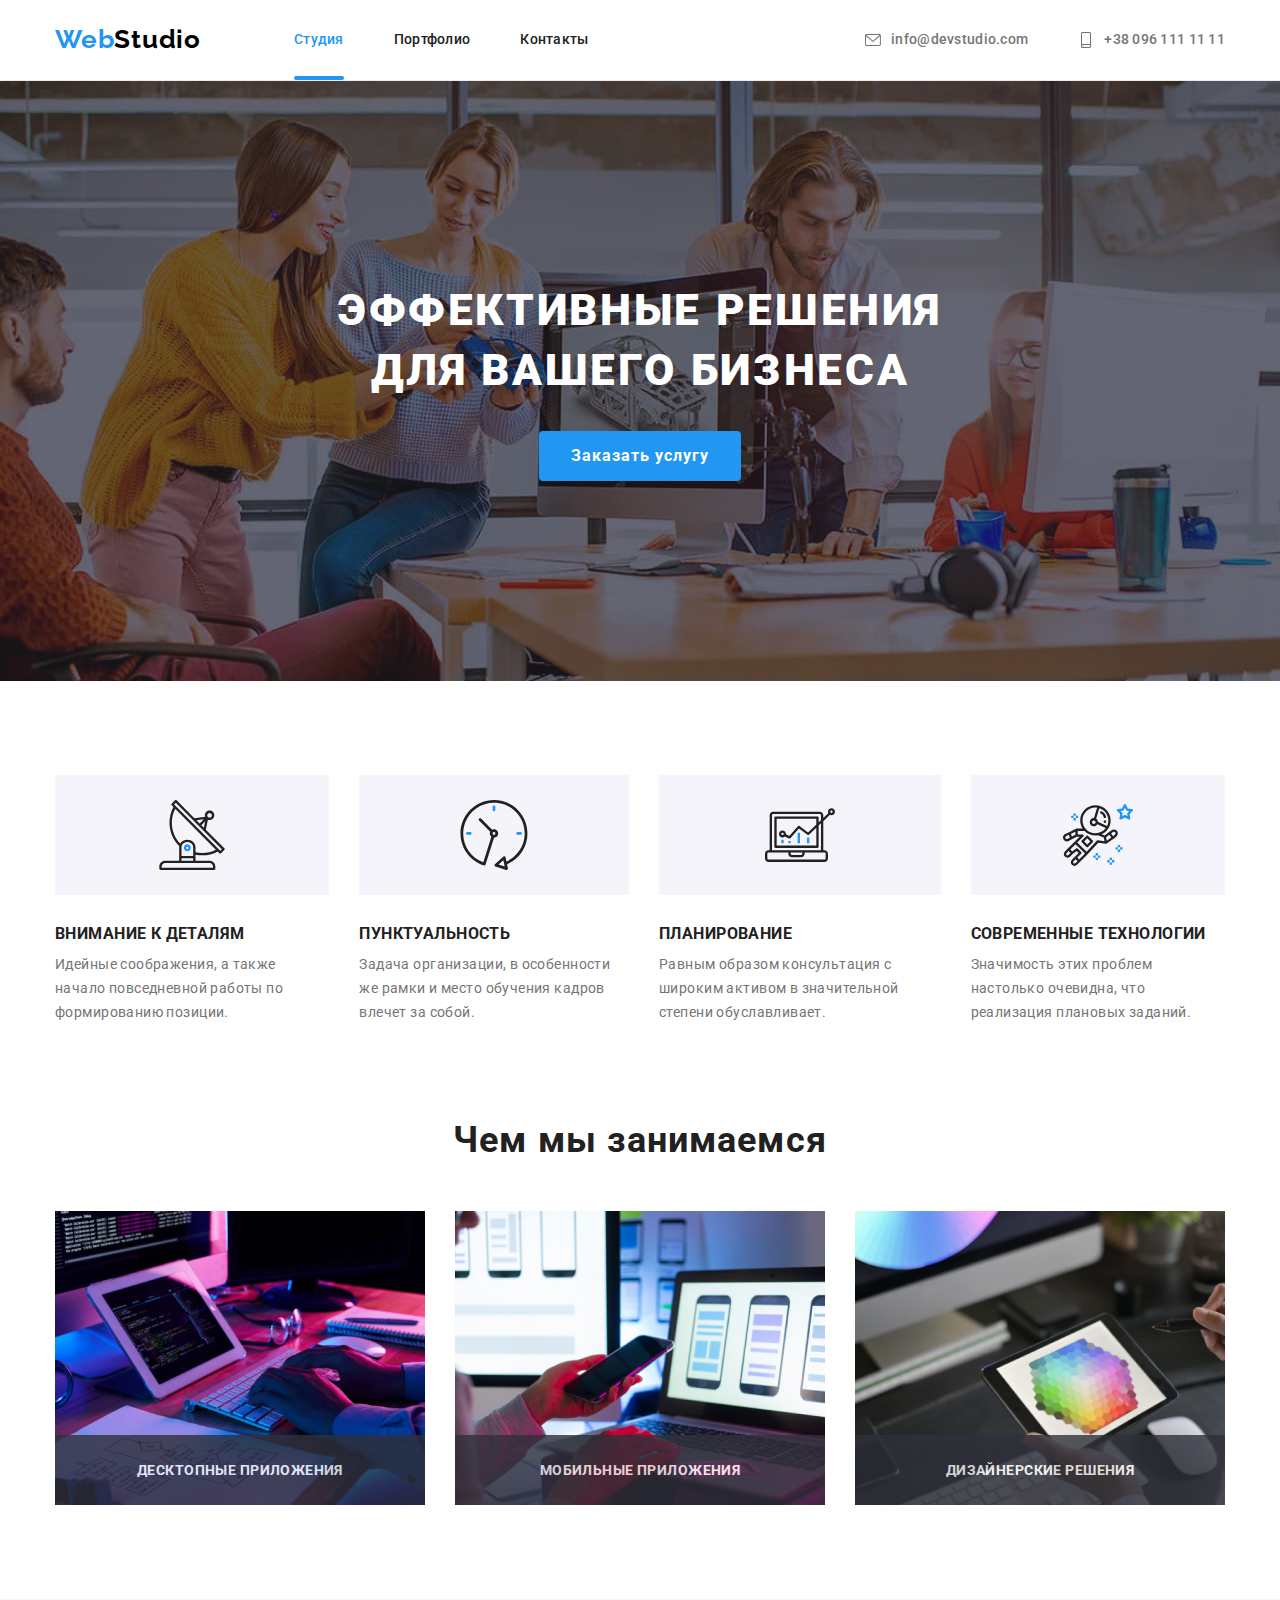
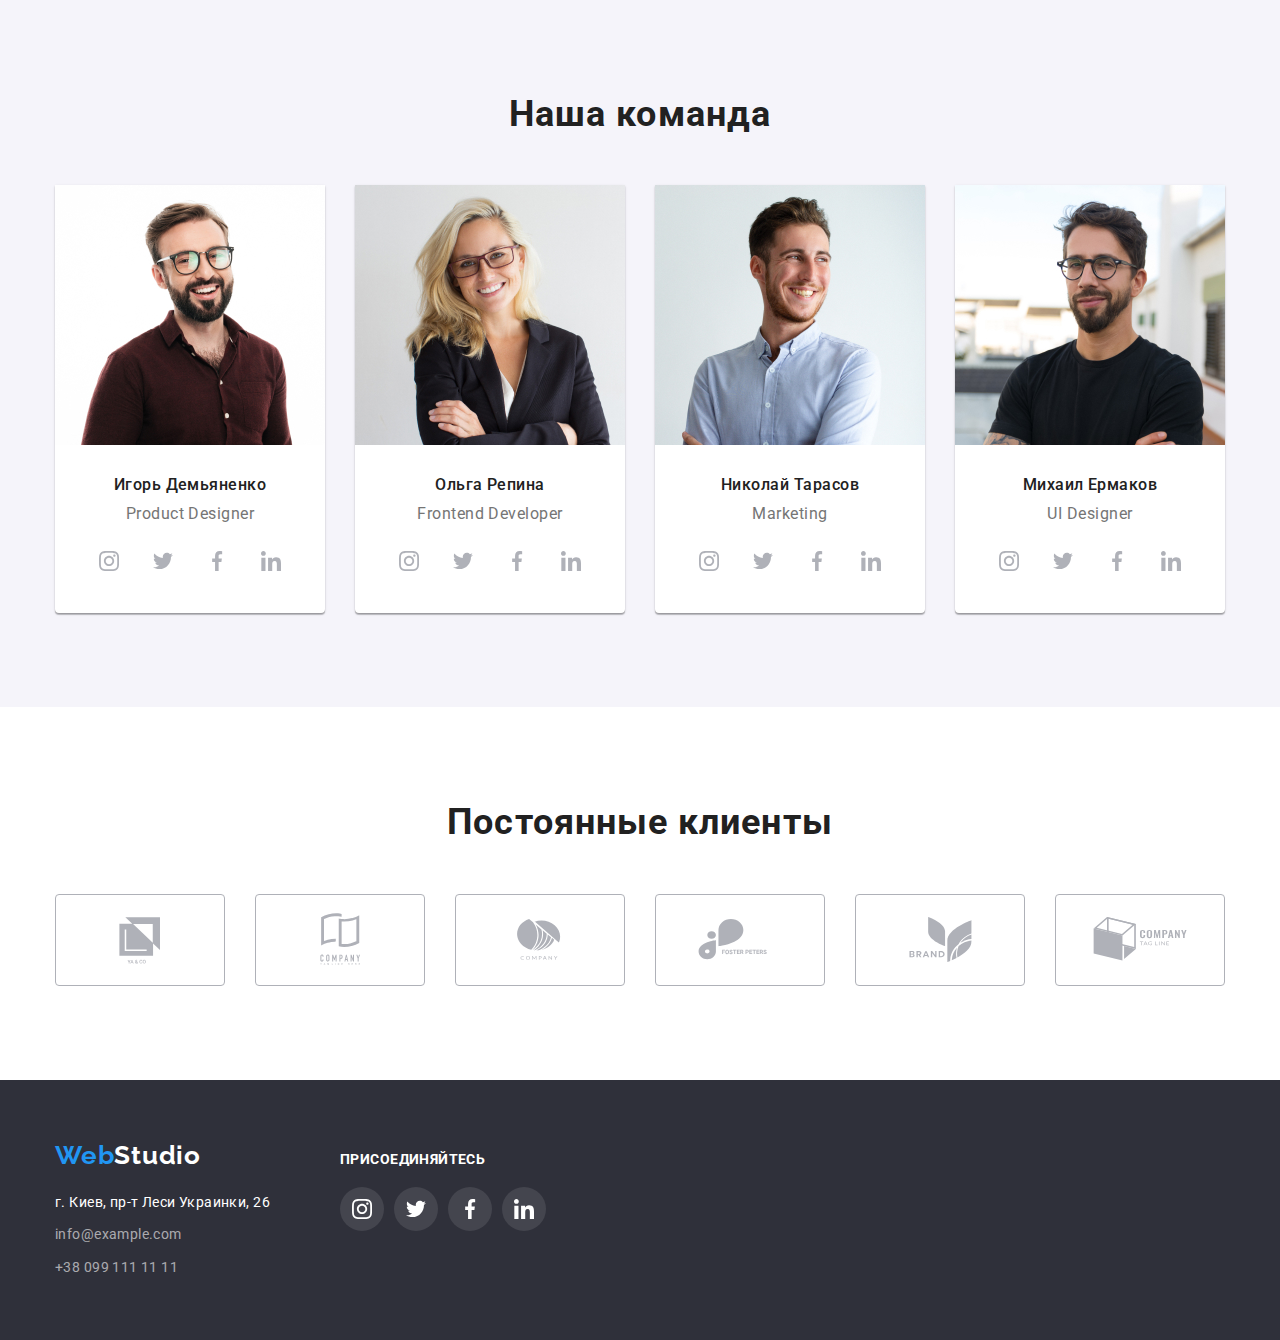
<file: index.html>
<!DOCTYPE html>
<html lang="en">
<head>
    <meta charset="UTF-8">
    <meta http-equiv="X-UA-Compatible" content="IE=edge">
    <meta name="viewport" content="width=device-width, initial-scale=1.0">
    <title>Document</title>
    <link rel="preconnect" href="https://fonts.googleapis.com">
    <link rel="preconnect" href="https://fonts.gstatic.com" crossorigin>
    <link rel="preconnect" href="https://fonts.gstatic.com" crossorigin><link href="https://fonts.googleapis.com/css2?family=Raleway:wght@700&family=Roboto:wght@400;500;700;900&display=swap" rel="stylesheet">
    <link rel="stylesheet" href="https://cdnjs.cloudflare.com/ajax/libs/modern-normalize/1.1.0/modern-normalize.min.css">
    <link rel="stylesheet" href="./css/style.css">
</head>
<body>
   
    
    <!-- Шапка сайта -->
        <header class="header">
            <div class="nav container">
                <nav>
                    <a href="./" class="logo logo-container">Web<span class="logo-black">Studio</span></a>
                
            
                <ul class="navi list">
                    <li class="item"><a href="./index.html" class="navi-link active">Студия</a></li>
                    <li class="item"><a href="./portfolio.html" class="navi-link">Портфолио</a></li>
                    <li class="item"><a href="" class="navi-link">Контакты</a></li>
                </ul>
            </nav>
                <ul class="contakts list">
                    <li class="item">
                        <a href="" class="contakts-link list"> 
                        <svg class="contakts-link-icon envelope"><use href="./images/symbol-defs.svg#envelope"></use></svg> info@devstudio.com</a>
                    </li>
                    <lI class="item">
                        <a href="" class="contakts-link list">
                            <svg class="contakts-link-icon smartphone"><use href="./images/symbol-defs.svg#smartphone"></use></svg>
                             +38 096 111 11 11</a>
                        </lI>
                </ul>
               
            </div>
    </header>
<main>

    <!-- Картинка з кнопкой -->
<section class="hero">
    <div class="container">
        <h1 class="hero-title">Эффективные решения для вашего бизнеса</h1>
    <button title="button" class="hero-button" data-modal-open>Заказать услугу</button>
    </div>
</section>

<!--  Токо текст -->
<section class="section">
<div class="container">
    <h2 class="section-title invisible">Особености</h2>
    <ul class="feature list">
        <li class="feature-item">
            <div class="feature-block"><svg class="feature-block-pictures"><use href="./images/symbol-defs.svg#antenna"></use></svg></div>
            <h3 class="feature-title">Внимание к деталям</h3>
            <p class="feature-tekst">Идейные соображения, а также начало повседневной работы по формированию позиции.</p>
        </li>
        <li class="feature-item">
            <div class="feature-block"><svg class="feature-block-pictures"><use href="./images/symbol-defs.svg#clock"></use></svg></div>
            <h3 class="feature-title">Пунктуальность</h3>
            <p class="feature-tekst">Задача организации, в особенности же рамки и место обучения кадров влечет за собой.</p>
        </li>
        <li class="feature-item">
            <div class="feature-block"><svg class="feature-block-pictures"><use href="./images/symbol-defs.svg#diagram"></use></svg></div>
            <h3 class="feature-title">Планирование</h3>
            <p class="feature-tekst">Равным образом консультация с широким активом в значительной степени обуславливает.</p>
        </li>
        <li class="feature-item">
            <div class="feature-block"><svg class="feature-block-pictures"><use href="./images/symbol-defs.svg#astronaut"></use></svg></div>
            <h3 class="feature-title">Современные технологии</h3>
            <p class="feature-tekst">Значимость этих проблем настолько очевидна, что реализация плановых заданий.</p>
        </li>
    </ul>
</div>

</section>
<!-- Заголовок і фотки -->
<section class="section works-section">
    <div class="container">
        <h2 class="section-title">Чем мы занимаемся</h2>
    <ul class="work list">
        <li class="work-item">
            <img src="./images/img1.1.jpg" alt="робота з компютером" width="370">
            <h3 class="work-text">Десктопные приложения</h3>
        </li>
        <li class="work-item">
            <img src="./images/img1.2.jpg" alt="робота з телефоном" width="370">
            <h3 class="work-text">Мобильные приложения</h3>
        </li>
        <li class="work-item">
            <img src="./images/img1.3.jpg" alt="робота з планшетом" width="370">
            <h3 class="work-text">Дизайнерские решения</h3>
        </li>
    </ul>
    </div>
</section>
<!--  Заголовок з фотками і текстом -->
<section class="section team-section">
    <div class="container">
    <h2 class="section-title">Наша команда</h2>
    <ul class="team list">
        <li class="team-person"><img src="./images/img2.1.jpg" alt="Фото мужчини" width="270">
            <div class="team-container">
                <h3 class="team-title">Игорь Демьяненко</h3>
                <p class="team-text">Product Designer</p>
                <ul class="team-link list">
                    <li class="team-link-list">
                        <a href="" class="social-link">
                        <svg class="team-link-icon"><use href="./images/symbol-defs.svg#instagram"></use></svg>
                    </a></li>
                    <li class="team-link-list">
                        <a href="" class="social-link">
                        <svg class="team-link-icon"><use href="./images/symbol-defs.svg#twitter"></use></svg>
                    </a></li>
                    <li class="team-link-list">
                        <a href="" class="social-link">
                        <svg class="team-link-icon"><use href="./images/symbol-defs.svg#facebook"></use></svg>
                    </a></li>
                    <li class="team-link-list">
                        <a href="" class="social-link">
                        <svg class="team-link-icon"><use href="./images/symbol-defs.svg#linkedin"></use></svg>
                    </a></li>
                </ul>
            </div>
            
        </li>
        <li class="team-person"><img src="./images/img2.2.jpg" alt="Фото женшини" width="270">
            <div class="team-container"><h3 class="team-title">Ольга Репина</h3>
            <p class="team-text">Frontend Developer</p>
            <ul class="team-link list">
                <li class="team-link-list">
                    <a href="" class="social-link">
                    <svg class="team-link-icon"><use href="./images/symbol-defs.svg#instagram"></use></svg>
                </a></li>
                <li class="team-link-list">
                    <a href="" class="social-link">
                    <svg class="team-link-icon"><use href="./images/symbol-defs.svg#twitter"></use></svg>
                </a></li>
                <li class="team-link-list">
                    <a href="" class="social-link">
                    <svg class="team-link-icon"><use href="./images/symbol-defs.svg#facebook"></use></svg>
                </a></li>
                <li class="team-link-list">
                    <a href="" class="social-link">
                    <svg class="team-link-icon"><use href="./images/symbol-defs.svg#linkedin"></use></svg>
                </a></li>
            </ul>
        </div>
        </li>
        <li class="team-person"><img src="./images/img2.3.jpg" alt="Фото мужчини" width="270">
            <div class="team-container"><h3 class="team-title">Николай Тарасов</h3>
            <p class="team-text">Marketing</p>
            <ul class="team-link list">
                <li class="team-link-list">
                    <a href="" class="social-link">
                    <svg class="team-link-icon"><use href="./images/symbol-defs.svg#instagram"></use></svg>
                </a></li>
                <li class="team-link-list">
                    <a href="" class="social-link">
                    <svg class="team-link-icon"><use href="./images/symbol-defs.svg#twitter"></use></svg>
                </a></li>
                <li class="team-link-list">
                    <a href="" class="social-link">
                    <svg class="team-link-icon"><use href="./images/symbol-defs.svg#facebook"></use></svg>
                </a></li>
                <li class="team-link-list">
                    <a href="" class="social-link">
                    <svg class="team-link-icon"><use href="./images/symbol-defs.svg#linkedin"></use></svg>
                </a></li>
            </ul>
        </div>
        </li>
        <li class="team-person"><img src="./images/img2.4.jpg" alt="Фото мужчини" width="270">
            <div class="team-container"><h3 class="team-title">Михаил Ермаков</h3>
            <p class="team-text">UI Designer</p>
            <ul class="team-link list">
                <li class="team-link-list">
                    <a href="" class="social-link">
                    <svg class="team-link-icon"><use href="./images/symbol-defs.svg#instagram"></use></svg>
                </a></li>
                <li class="team-link-list">
                    <a href="" class="social-link">
                    <svg class="team-link-icon"><use href="./images/symbol-defs.svg#twitter"></use></svg>
                </a></li>
                <li class="team-link-list">
                    <a href="" class="social-link">
                    <svg class="team-link-icon"><use href="./images/symbol-defs.svg#facebook"></use></svg>
                </a></li>
                <li class="team-link-list">
                    <a href="" class="social-link">
                    <svg class="team-link-icon"><use href="./images/symbol-defs.svg#linkedin"></use></svg>
                </a></li>
            </ul>
        </div>
        </li>
    </ul>
    </div>
</section>

<!--  Наши клиенти -->
<section class="section">
    <div class="container">
        <h2 class="section-title">Постоянные клиенты</h2>
    <ul class="clients list">
        <li class="clients-link">
            <a href="" class="clients-ref">
                <svg class="clients-link-icon"><use href="./images/symbol-defs.svg#Client1"></use></svg>
            </a>
        </li>
        <li class="clients-link"><a href="" class="clients-ref"><svg class="clients-link-icon"><use href="./images/symbol-defs.svg#Client2"></use></svg></a></li>
        <li class="clients-link"><a href="" class="clients-ref"><svg class="clients-link-icon"><use href="./images/symbol-defs.svg#Client3"></use></svg></a></li>
        <li class="clients-link"><a href="" class="clients-ref"><svg class="clients-link-icon"><use href="./images/symbol-defs.svg#Client4"></use></svg></a></li>
        <li class="clients-link"><a href="" class="clients-ref"><svg class="clients-link-icon"><use href="./images/symbol-defs.svg#Client5"></use></svg></a></li>
        <li class="clients-link"><a href="" class="clients-ref"><svg class="clients-link-icon"><use href="./images/symbol-defs.svg#Client6"></use></svg></a></li>
    </ul>
    </div>
</section>
<div class="backdrop is-hidden" data-modal>
    <div class="modal">
        <button class="button-close" data-modal-close>X</button>
    </div>
</div>

</main>
<footer class="footer">
    <div class="container adresa-link">
        <div>
        <a href="./" class="logo">Web<span class="logo-white">Studio</span></a>
        <address>
        <ul class="contakts list">
            <li class="contakts-item-adress"><a href="https://www.google.com/maps/place/Lesi+Ukrainky+Blvd,+26,+Kyiv,+Ukraina,+02000/@50.4265807,30.5383858,17z/data=!3m1!4b1!4m5!3m4!1s0x40d4cf0e033ecbe9:0x57a4dffefec77da0!8m2!3d50.4265807!4d30.5383858" target="_blank" rel="noreferrer noopener" class="contakts-footer adress list">г. Киев, пр-т Леси Украинки, 26</a></li>
            <li class="contakts-item"><a href="" class="contakts-footer list">info@example.com</a></li> 
            <li class="contakts-item"><a href="" class="contakts-footer list">+38 099 111 11 11</a></li>
        </ul>
    </address>
    </div>
        <div class="link"> 
        <p class="link-title">присоединяйтесь</p>
        <ul class="link-list list">
            <li class="link-list-item"><a href="" class="link-list-ref"><svg class="link-list-icon"><use href="./images/symbol-defs.svg#instagram"></use></svg></a></li>
            <li class="link-list-item"><a href="" class="link-list-ref"><svg class="link-list-icon"><use href="./images/symbol-defs.svg#twitter"></use></svg></a></li>
            <li class="link-list-item"><a href="" class="link-list-ref"><svg class="link-list-icon"><use href="./images/symbol-defs.svg#facebook"></use></svg></a></li>
            <li class="link-list-item"><a href="" class="link-list-ref"><svg class="link-list-icon"><use href="./images/symbol-defs.svg#linkedin"></use></svg></a></li>
        </ul>
        </div>
    </div>
    </footer>
    <script src="./modal.js"></script>
</body>
</html>
</file>
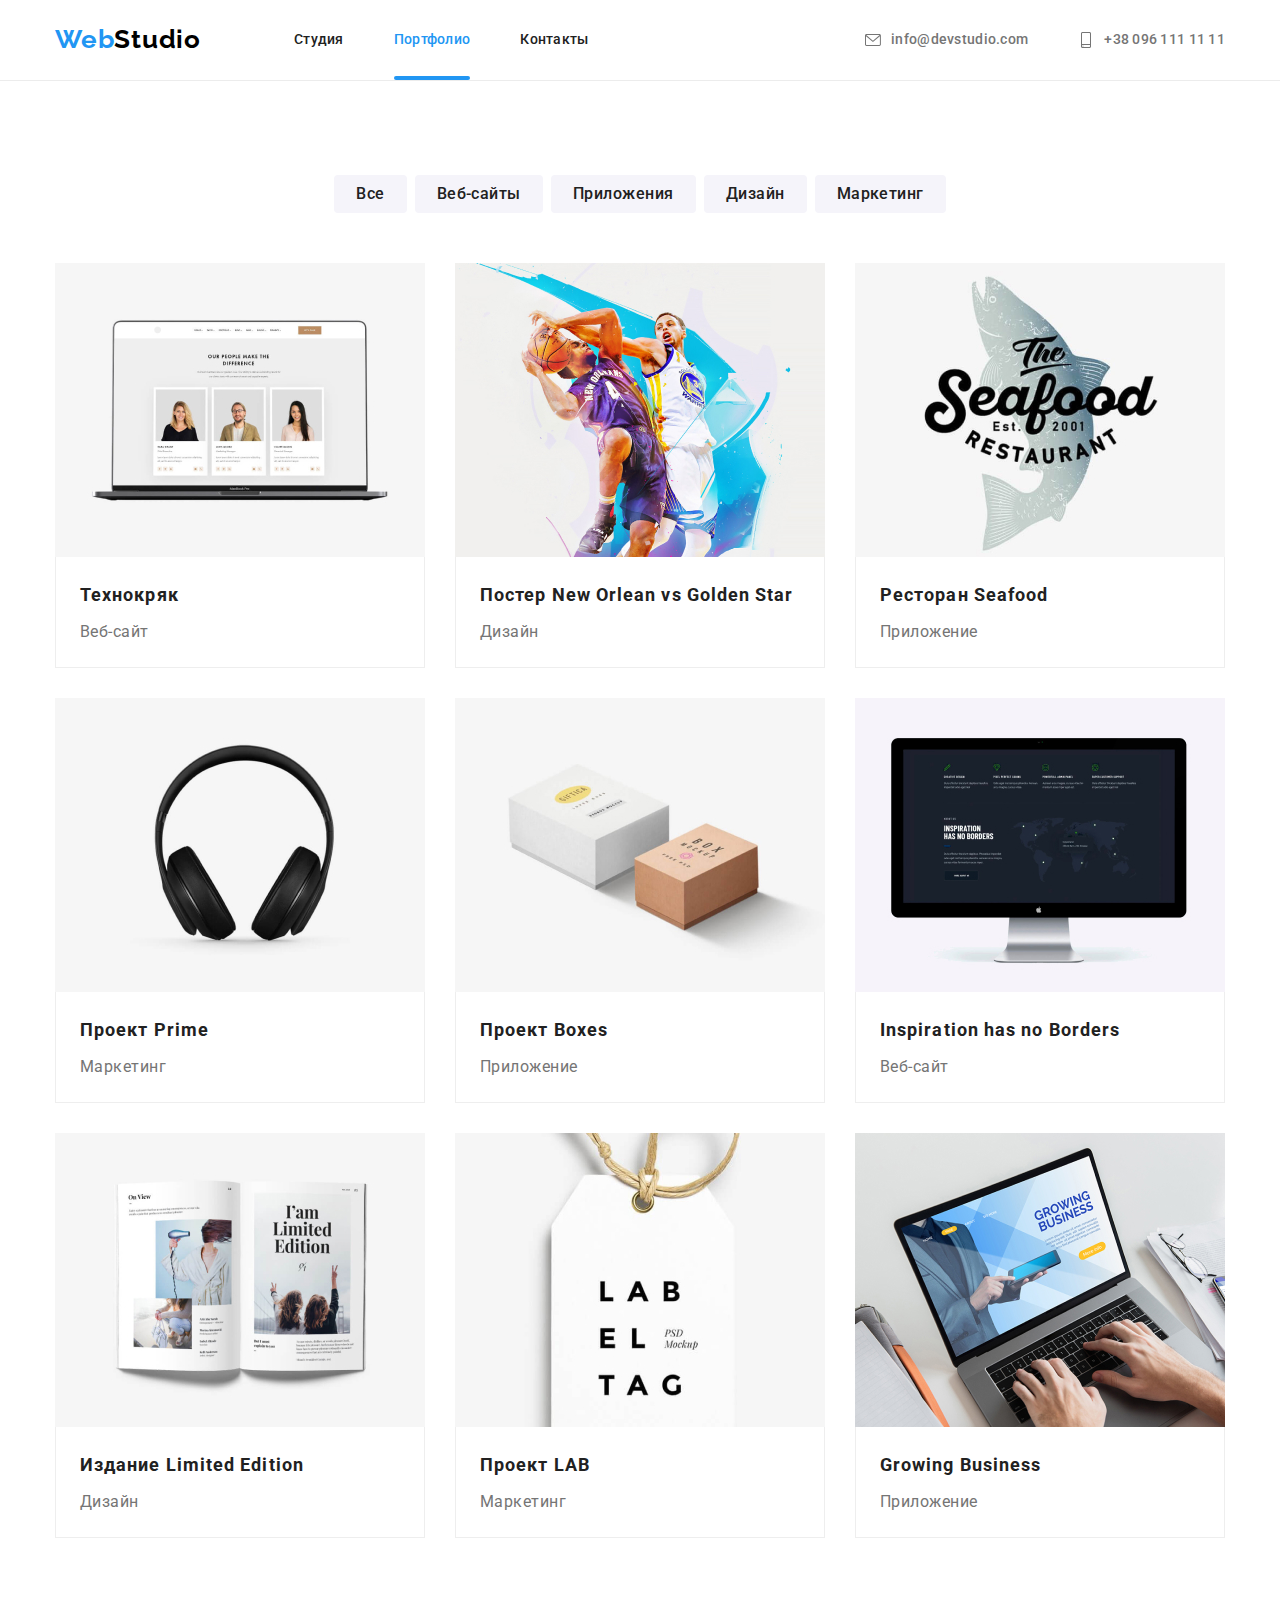
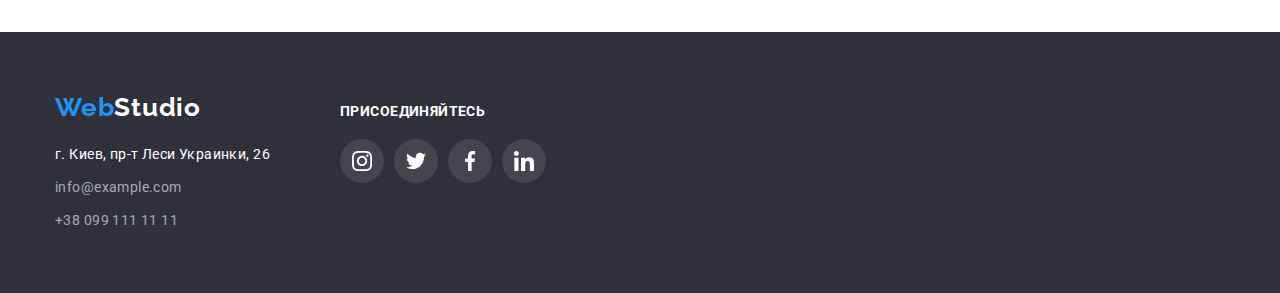
<file: portfolio.html>
<!DOCTYPE html>
<html lang="en">
<head>
    <meta charset="UTF-8">
    <meta http-equiv="X-UA-Compatible" content="IE=edge">
    <meta name="viewport" content="width=device-width, initial-scale=1.0">
    <title>Document</title>
    <link rel="preconnect" href="https://fonts.googleapis.com">
    <link rel="preconnect" href="https://fonts.gstatic.com" crossorigin><link href="https://fonts.googleapis.com/css2?family=Raleway:wght@700&family=Roboto:wght@400;500;700;900&display=swap" rel="stylesheet">
    <link rel="stylesheet" href="https://cdnjs.cloudflare.com/ajax/libs/modern-normalize/1.1.0/modern-normalize.min.css">
    <link rel="stylesheet" href="./css/style.css">
</head>
<body>
   
    
    <!-- Шапка сайта -->
    <header class="header">
        <div class="nav container">
            <nav>
                <a href="./" class="logo logo-container">Web<span class="logo-black">Studio</span></a>
            
        
            <ul class="navi list">
                <li class="item"><a href="./index.html" class="navi-link ">Студия</a></li>
                <li class="item"><a href="./portfolio.html" class="navi-link active">Портфолио</a></li>
                <li class="item"><a href="" class="navi-link">Контакты</a></li>
            </ul>
        </nav>
            <ul class="contakts list">
                <li class="item">
                    <a href="" class="contakts-link list"> 
                    <svg class="contakts-link-icon envelope"><use href="./images/symbol-defs.svg#envelope"></use></svg> info@devstudio.com</a>
                </li>
                <lI class="item">
                    <a href="" class="contakts-link list">
                        <svg class="contakts-link-icon smartphone"><use href="./images/symbol-defs.svg#smartphone"></use></svg>
                         +38 096 111 11 11</a>
                    </lI>
            </ul>
           
        </div>
</header>
<main>
    <section class="section">
        <div class="container">
            <h1 class="section-title invisible">Портфолио</h1>
        <ul class="portfolio list">
            <li class="portfolio-item"><button type="button" class="portfolio-button">Все</button></li>
            <li class="portfolio-item"><button type="button" class="portfolio-button">Веб-сайты</button></li>
            <li class="portfolio-item"><button type="button" class="portfolio-button">Приложения</button></li>
            <li class="portfolio-item"><button type="button" class="portfolio-button">Дизайн</button></li>
            <li class="portfolio-item"><button type="button" class="portfolio-button">Маркетинг</button></li>
        </ul>
        <ul class="galery list">
        <li><a href="" class="galery-link list">
            <div class="galery-img-box"><img src="./images/3.1.jpg" alt="компютер з фотками" width="370" class="galery-img">
            <p class="galery-img-text">Ресурс предлагает комплексные предложения с разным уровнем функционала и сервисов. Все это позволит посетителю получить исчерпывающие сведения о компании или частном лице.</p></div>
            <div class="galery-box-text"><h2 class="galery-title">Технокряк</h2>
            <p class="galery-text">Веб-сайт</p></div>
        </a></li>
        <li><a href="" class="galery-link list">
            <div class="galery-img-box"><img src="./images/3.2.jpg" alt="два баскетболиста" width="370" class="galery-img">
            <p class="galery-img-text">Ресурс предлагает комплексные предложения с разным уровнем функционала и сервисов. Все это позволит посетителю получить исчерпывающие сведения о компании или частном лице.</p></div>
            <div class="galery-box-text"><h2 class="galery-title">Постер New Orlean vs Golden Star</h2>
            <p class="galery-text">Дизайн</p></div>
        </a></li>
        <li><a href="" class="galery-link list">
            <div class="galery-img-box"><img src="./images/3.3.jpg" alt="риба з надписом" width="370" class="galery-img">
            <p class="galery-img-text">Ресурс предлагает комплексные предложения с разным уровнем функционала и сервисов. Все это позволит посетителю получить исчерпывающие сведения о компании или частном лице.</p></div>
            <div class="galery-box-text"><h2 class="galery-title">Ресторан Seafood</h2>
            <p class="galery-text">Приложение</p></div>
        </a></li>
        <li><a href="" class="galery-link list">
            <div class="galery-img-box"><img src="./images/3.4.jpg" alt="наушники" width="370" class="galery-img">
            <p class="galery-img-text">Ресурс предлагает комплексные предложения с разным уровнем функционала и сервисов. Все это позволит посетителю получить исчерпывающие сведения о компании или частном лице.</p></div>
            <div class="galery-box-text"><h2 class="galery-title">Проект Prime</h2>
            <p class="galery-text">Маркетинг</p></div>
        </a></li>
        <li><a href="" class="galery-link list">
            <div class="galery-img-box"><img src="./images/3.5.jpg" alt="дві коробки" width="370" class="galery-img">
            <p class="galery-img-text">Ресурс предлагает комплексные предложения с разным уровнем функционала и сервисов. Все это позволит посетителю получить исчерпывающие сведения о компании или частном лице.</p></div>
            <div class="galery-box-text"><h2 class="galery-title">Проект Boxes</h2>
            <p class="galery-text">Приложение</p></div>
        </a></li>
        <li><a href="" class="galery-link list">
            <div class="galery-img-box"><img src="./images/3.6.jpg" alt="компютер з картою світу" width="370" class="galerye-img">
            <p class="galery-img-text">Ресурс предлагает комплексные предложения с разным уровнем функционала и сервисов. Все это позволит посетителю получить исчерпывающие сведения о компании или частном лице.</p></div>
            <div class="galery-box-text"><h2 class="galery-title">Inspiration has no Borders</h2>
            <p class="galery-text">Веб-сайт</p></div>
        </a></li>
        <li><a href="" class="galery-link list">
            <div class="galery-img-box"><img src="./images/3.7.jpg" alt="книга" width="370" class="galery-img">
            <p class="galery-img-text">Ресурс предлагает комплексные предложения с разным уровнем функционала и сервисов. Все это позволит посетителю получить исчерпывающие сведения о компании или частном лице.</p></div>
            <div class="galery-box-text"><h2 class="galery-title">Издание Limited Edition</h2>
            <p class="galery-text">Дизайн</p></div>
        </a></li>
        <li><a href="" class="galery-link list">
            <div class="galery-img-box"><img src="./images/3.8.jpg" alt="карточка" width="370" class="galery-img">
            <p class="galery-img-text">Ресурс предлагает комплексные предложения с разным уровнем функционала и сервисов. Все это позволит посетителю получить исчерпывающие сведения о компании или частном лице.</p></div>
            <div class="galery-box-text"><h2 class="galery-title">Проект LAB</h2>
            <p class="galery-text">Маркетинг</p></div>
        </a></li>
        <li><a href="" class="galery-link list">
            <div class="galery-img-box"><img src="./images/3.9.jpg" alt="людина при компютері" width="370" class="galery-img">
            <p class="galery-img-text">Ресурс предлагает комплексные предложения с разным уровнем функционала и сервисов. Все это позволит посетителю получить исчерпывающие сведения о компании или частном лице.</p></div>
            <div class="galery-box-text"><h2 class="galery-title">Growing Business</h2>
            <p class="galery-text">Приложение</p></div>
        </a></li>
    </ul>
        </div>
    </section>
</main>
<footer class="footer">
    <div class="container adresa-link">
        <div>
        <a href="./" class="logo">Web<span class="logo-white">Studio</span></a>
        <address>
        <ul class="contakts list">
            <li class="contakts-item-adress"><a href="https://www.google.com/maps/place/Lesi+Ukrainky+Blvd,+26,+Kyiv,+Ukraina,+02000/@50.4265807,30.5383858,17z/data=!3m1!4b1!4m5!3m4!1s0x40d4cf0e033ecbe9:0x57a4dffefec77da0!8m2!3d50.4265807!4d30.5383858" target="_blank" rel="noreferrer noopener" class="contakts-footer adress list">г. Киев, пр-т Леси Украинки, 26</a></li>
            <li class="contakts-item"><a href="" class="contakts-footer list">info@example.com</a></li> 
            <li class="contakts-item"><a href="" class="contakts-footer list">+38 099 111 11 11</a></li>
        </ul>
    </address>
    </div>
        <div class="link"> 
        <p class="link-title">присоединяйтесь</p>
        <ul class="link-list list">
            <li class="link-list-item"><a href="" class="link-list-ref"><svg class="link-list-icon"><use href="./images/symbol-defs.svg#instagram"></use></svg></a></li>
            <li class="link-list-item"><a href="" class="link-list-ref"><svg class="link-list-icon"><use href="./images/symbol-defs.svg#twitter"></use></svg></a></li>
            <li class="link-list-item"><a href="" class="link-list-ref"><svg class="link-list-icon"><use href="./images/symbol-defs.svg#facebook"></use></svg></a></li>
            <li class="link-list-item"><a href="" class="link-list-ref"><svg class="link-list-icon"><use href="./images/symbol-defs.svg#linkedin"></use></svg></a></li>
        </ul>
        </div>
    </div>
    </footer>
</body>
</html>
</file>
<file: css/style.css>
html{
    box-sizing: border-box;
}


:root{
    --primary-text-color: #212121;
    --second-text-color: #757575;
    --white-color: #FFFFFF;
    --acent-color: #2196F3;
    --logo-color: #000000;
    --bgc-color: #F5F4FA;
    --bgc-footer-color: #2F303A;
    --bgc-up-color: #2F303A;
}
/* Одиніз цветов логотипа #000000 */

/* Цвет основного текста #212121  */

/* Цвет вторичногоо текста  #757575 */

/* Цвет акцентированого текста #2196F3   */

/* Белий текст  #FFFFFF */

/* Акцентируваний фон #2196F3  */

/* Основной фон #F5F4FA */
h1,h2,h3,h4,h5,h6,p,ul,li,a{
    margin: 0;
    padding: 0;
}
body {
    color: var(--primary-text-color);
    background-color: var(--white-color);
    font-family: Roboto, sans-serif;
    font-size: 14px;
    letter-spacing: 0.03em;
    
}

.list{
    list-style: none;
    text-decoration: none;
}

.container{
    width: 1200px;
    padding-left: 15px;
    padding-right: 15px;
    /* outline: 2px red solid; */
    margin-left: auto;
    margin-right: auto;
    
}

/* Header */
.header{
    border-bottom: 1px solid #ECECEC;
}
.nav, header nav{
    display: flex;
}
/* logo */
.logo{
    color:  var(--acent-color);
    font-family: 'Raleway';
    font-weight: 700;
    font-size: 26px;
    line-height: 1.19;
    text-decoration: none;
    letter-spacing: 0.03em;
}


.logo-black{
    color: var(--logo-color);
    
}

.logo-container{
    margin-right: 93px;
}

header .logo{
    padding-top: 24px;
    padding-bottom: 25px;
}


/* site nav */
.navi{
    display: flex;
}

.navi-link{
    color: var(--primary-text-color);
    font-weight: 500;
    line-height: 1.14;
    letter-spacing: 0.02em;
    text-decoration: none;
    
    padding-top: 32px;
    padding-bottom: 32px;
    display: block;

    transition: color 250ms cubic-bezier(0.4, 0, 0.2, 1);
}


.navi-link:hover,
.navi-link:focus,
.contakts-link:hover,
.contakts-link:focus,
.active{
    color: var(--acent-color);
}

.active::after{
    display: inline-block;
    position: absolute;
    content: "";
    width: 100%;
    height: 4px;
    background-color: var(--acent-color);
    border-radius: 2px;
    bottom: 0;
    left: 0;

}

/* contakts list */
.header .contakts{
    display: flex;
    margin-left: auto;
}

.nav .item:not(:last-child){
    margin-right: 50px;
}

.contakts-link{
    color: var(--second-text-color);
    font-weight: 500;
    line-height: 1.14;
    letter-spacing: 0.02em;

    padding-top: 32px;
    padding-bottom: 32px;
    display: block;
    display: inline-flex;

    transition: color 250ms cubic-bezier(0.4, 0, 0.2, 1);
}

.contakts-link-icon{
width: 16px;
height: 16px;
fill: var(--second-text-color);
margin-right: 10px;

transition: fill 250ms cubic-bezier(0.4, 0, 0.2, 1);
}

.contakts-link:hover .contakts-link-icon,
.contakts-link:focus .contakts-link-icon
{
    fill: var(--acent-color);
}

.item{
    display: flex;
    position: relative;
}

/* Footer */

.footer{
    background-color: var(--bgc-footer-color);
    padding-top: 60px;
    padding-bottom: 60px;
    display: flex;
}

.logo-white{
    color: var(--white-color);
}

.opis {
    color: rgba(255, 255, 255, 0.6);
    line-height: 1.71;
    letter-spacing: 0.03em;
}

.contakts-footer{
    color: rgba(255, 255, 255, 0.6);
    font-style: normal;
    line-height: 1.71;
    letter-spacing: 0.03em;
}

.adress{
    color: var(--white-color);
}


/* Index */



/* hero */
.hero{
    background-color: var(--bgc-up-color);
    color: var(--white-color);
    max-width: 1600px;
    margin-left: auto;
    margin-right: auto;
    text-align: center;
    padding: 200px 0;
    /* background-image: url(../images/hero.jpg); */
    background-image: linear-gradient(to right, rgba(47, 48, 58, 0.4), rgba(47, 48, 58, 0.4)), url(../images/hero.jpg);
    background-size: cover;
    background-repeat: no-repeat;
    background-position: center;

}

.hero-title{
font-weight: 900;
font-size: 44px;
line-height: 1.36; 
letter-spacing: 0.06em;
text-transform: uppercase;
margin-left: auto;
margin-right: auto;
width: 696px;
}
.hero-button{
    color: var(--white-color);
    background-color: var(--acent-color);

    font-family: 'Roboto';
font-weight: 700;
font-size: 16px;
line-height: 1.88;
display: flex;
align-items: center;
text-align: center;
letter-spacing: 0.06em;
cursor: pointer;

display: inline-block;
border-radius: 4px;
padding: 10px 32px;
border: 0px;
min-width: 200px;
margin-top: 30px;
}
/* section */

.section-title{
    font-weight: 700;
    font-size: 36px;
    line-height: 1.17;
    text-align: center;
    letter-spacing: 0.03em;
}

.section{
    padding: 94px 0;
}


/* feature */

.feature{
    display: flex;
}

.feature-item:not(:last-child){
    margin-right: 30px;
}

.invisible{
        position: absolute;
        width: 1px;
        height: 1px;
        margin: -1px;
        border: 0;
        padding: 0;
        
        white-space: nowrap;
        clip-path: inset(100%);
        clip: rect(0 0 0 0);
        overflow: hidden;
}

.feature-title{
font-weight: 700;
line-height: 1.14;
text-transform: uppercase;
}

.feature-tekst{
color: var(--second-text-color);
line-height: 1.71;

margin-top: 10px;
}

.feature-block{
    height: 120px;
    margin-bottom: 30px;
    display: flex;
    justify-content: center;
    align-items: center;
    background-color: var(--bgc-color);
}

.feature-block-pictures{
    width: 70px;
    height: 70px;
}
/* work */

.work{
    margin-top: 50px;
    display: flex;
}

.work-item:not(:last-child){
    margin-right: 30px;
}

.works-section{
    padding-top: 0px;
}

img{
    display: block;
    max-width: 100%;
    height: auto;
}
.work-item{
    position: relative;
}
.work-text{
display: flex;
align-items: center;
justify-content: center;
    position: absolute;
width: 100%;
height: 70px;
background-color: var(--bgc-footer-color);
bottom: 0;
left: 0;
opacity: 0.8;

font-family: 'Roboto';
font-style: normal;
font-weight: 700;
font-size: 14px;
line-height: 16px;
letter-spacing: 0.03em;
text-transform: uppercase;

color: var(--white-color);
}

/* Team */

.team-section{
    background-color: var(--bgc-color);
}
.team{
    display: flex;
    margin-top: 50px;
}

.team-title{
font-weight: 500;
font-size: 16px;
line-height: 1.19;
text-align: center;
letter-spacing: 0.03em;
}

.team-container{
padding-top: 30px;
padding-bottom: 30px;
}

.team-text{
    color: var(--second-text-color);
font-size: 16px;
line-height: 1.19;
text-align: center;
letter-spacing: 0.03em;

margin-top: 10px;
} 







/* Portfolio */





.portfolio-button{
    color: var(--primary-text-color);
    background-color:var(--bgc-color);
    cursor: pointer;
    font-family: Roboto;
    font-weight: 500;
    font-size: 16px;
    line-height: 1.6;
    text-align: center;
    letter-spacing: 0.03em;

    border-radius: 4px;
    padding: 6px 22px;
    border: 0px;

    transition: background-color 250ms cubic-bezier(0.4, 0, 0.2, 1), color 250ms cubic-bezier(0.4, 0, 0.2, 1), box-shadow 250ms cubic-bezier(0.4, 0, 0.2, 1);
   }

   .portfolio-item:not(:last-child){
    margin-right: 8px;
   }
   
   .portfolio-button:hover,
   .portfolio-button:focus{
       color: var(--white-color);
    background-color:var(--acent-color);
    box-shadow: 0px 3px 1px rgba(0, 0, 0, 0.1), 0px 1px 2px rgba(0, 0, 0, 0.08), 0px 2px 2px rgba(0, 0, 0, 0.12);
   }
   .galery{
    display: flex;
    flex-wrap: wrap;
    margin-top: 50px;
    gap: 30px;
   }

   .galery-link{
    display: block;
    transition: box-shadow 250ms cubic-bezier(0.4, 0, 0.2, 1);
   }

   .galery-link:hover,
   .galery-link:focus{
    box-shadow: 0px 1px 1px rgba(0, 0, 0, 0.12), 0px 4px 4px rgba(0, 0, 0, 0.06), 1px 4px 6px rgba(0, 0, 0, 0.16);
   }
   .galery-title{
    color: var(--primary-text-color);
   font-weight: 700;
   font-size: 18px;
   line-height: 2;
   letter-spacing: 0.06em;
   }
   
   .galery-text{
    color: var(--second-text-color);
   font-size: 16px;
   line-height: 1.88;
   letter-spacing: 0.03em;

   margin-top: 4px;
   }

   .galery-link:hover .galery-img-text,
   .galery-link:focus .galery-img-text{
    opacity: 0.9;
    transform: translateY(0%);  
   }
   .galery-img-box{
    position: relative;
    overflow: hidden;
   }


   .galery-img-text{
    position: absolute;
    width: 100%;
    height: 294px;
    background-color: var(--acent-color);
    top: 0;
    padding: 63px 24px;
    transform: translateY(100%);
    transition: 250ms cubic-bezier(0.4, 0, 0.2, 1);
    
    font-family: 'Roboto';
    font-style: normal;
    font-weight: 400;
    font-size: 18px;
    line-height: 156%;
    letter-spacing: 0.03em;
    
    color: #FFFFFF;
   }

   .team-person{
    /* outline: 1px red solid; */
    background-color: var(--white-color);
    box-shadow: 0px 1px 3px rgba(0, 0, 0, 0.12), 0px 1px 1px rgba(0, 0, 0, 0.14), 0px 2px 1px rgba(0, 0, 0, 0.2);
    border-radius: 0px 0px 4px 4px;
   }
   .team-person:not(:last-child){
    margin-right: 30px;
   }

   .portfolio{
    display: flex;
    justify-content: center;
    /* outline: 2px red solid; */
   }

   .galery-box:nth-child(3n){
    margin-right: 0px;
   }

   .galery-box-text{
    /* outline: 2px red solid; */
    padding: 20px 24px;
    border-left: 1px solid #EEEEEE;
    border-right: 1px solid #EEEEEE;
    border-bottom: 1px solid #EEEEEE;
   }

   .mtop{
    margin-top: 94px;
   }

   .contakts-item{
    margin-top: 9px;
   }

   .contakts-item-adress{
    margin-top: 20px;
   }

   .team-link-list{
    height: 44px;
    width: 44px;
   }

   .social-link{
    display: flex;
    align-items: center;
    justify-content: center;
    border-radius: 50%;
    width: 100%;
    height: 100%;
    color: #AFB1B8;
    background-color: var(--white-color);

    transition: background-color 250ms cubic-bezier(0.4, 0, 0.2, 1), color 250ms cubic-bezier(0.4, 0, 0.2, 1);
   }

   .social-link:hover,
   .social-link:focus{
    color: #FFFFFF;
    background-color: var(--acent-color);
   }

   .team-link-icon{
    fill: currentColor;
    width: 20px;
    height: 20px;
   }

   .team-link{
    justify-content: center;
    gap: 10px;
    display: flex;
    gap: 10px;
    margin-top: 16px;
   }


   .clients-link{
    box-sizing: border-box;
    margin-top: 50px;

   }



   .clients-link + .clients-link{
    margin-left: 30px;
   }

   .clients-link-icon{
    height: 92px;
    width: 170px;
    fill: currentColor;
   }
   .clients-ref{
    display: flex;
    color: #AFB1B8;
    border: 1px solid #AFB1B8;
    border-radius: 4px;
    width: 170px;
    height: 92px;
    justify-content: center;
    align-items: center;

    transition: border-color 250ms cubic-bezier(0.4, 0, 0.2, 1), color 250ms cubic-bezier(0.4, 0, 0.2, 1);
   }
   .clients-ref:hover,
   .clients-ref:focus{
    color: var(--acent-color);
    border-color: var(--acent-color);
   }

   .clients{
    display: flex;
   }

   .adresa-link{
    align-items: baseline;
    display: flex;
   }

   .link{
    margin-left: 70px;
   }

   .link-title{
    font-family: 'Roboto';
font-style: normal;
font-weight: 700;
font-size: 14px;
line-height: 16px;
letter-spacing: 0.03em;
text-transform: uppercase;

color: #FFFFFF;


   }

   .link-list{
    display: flex;
    justify-content: center;
    align-items: center;
    margin-top: 20px;
   }

   .link-list-item{
    display: flex;
    height: 44px;
    width: 44px;
    background-size: 20px;
    background-repeat: no-repeat;
    background-position: center;
   }

   .link-list-ref{
    display: flex;
    height: 100%;
    width: 100%;
    justify-content: center;
    align-items: center;
    border-radius: 50%;
    background-color: rgba(255, 255, 255, 0.1);

    transition: background-color 250ms cubic-bezier(0.4, 0, 0.2, 1);
   }

   .link-list-ref:hover,
   .link-list-ref:focus{
    background-color: var(--acent-color);
   }

   .link-list-item + .link-list-item{
    margin-left: 10px;
   }

   .link-list-icon{
    display: flex;
    width: 20px;
    height: 20px;
    fill: #FFFFFF;
    justify-content: center;
    align-items: center;
   }

   .backdrop{
    position: fixed;
    top: 0 ;
    left: 0;
    width: 100%;
    height: 100%;
    background-color: rgba(0, 0, 0, 0.2);

    opacity: 1;
    transition: opacity 250ms cubic-bezier(0.4, 0, 0.2, 1);
   }

   
   .backdrop.is-hidden{
    opacity: 0;
    pointer-events: none;
   }

   .backdrop.is-hidden .modal{
    transform: scale(1.1) translate(-50%, -50%);
   }


   .modal{
    min-width: 528px;
    min-height: 581px;
    background-color: var(--white-color);

    position: absolute;
    top: 50%;
    left: 50%;
    transform: scale(1) translate(-50%, -50%);
    transition: transform 250ms cubic-bezier(0.4, 0, 0.2, 1);
   }


   .button-close{
    box-sizing: border-box;

    position: absolute;
    right: 8px;
    top: 8px;
    width: 30px;
    height: 30px;
    border-radius: 50%;
    background-image: url(../images/Ellipse\ 1.svg);
    border: 1px solid rgba(0, 0, 0, 0.1);
    cursor: pointer;
   }
</file>
